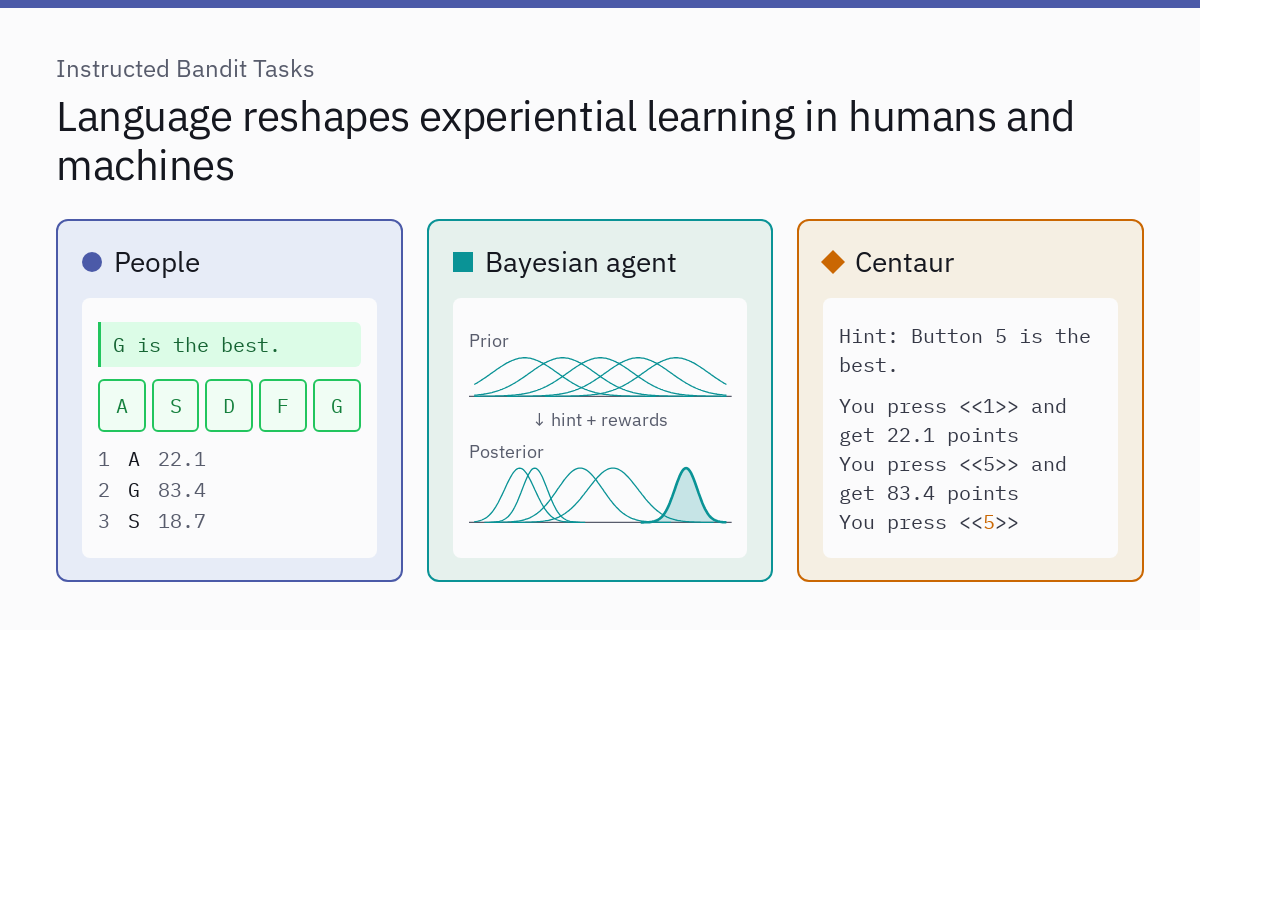
<file: website/preview.html>
<!doctype html>
<!-- source of preview.png (the link-preview image), a simplified Figure 1a; screenshot at 1200x630 -->
<html lang="en">
<head>
<meta charset="utf-8">
<title>IBT preview card</title>
<link rel="stylesheet" href="https://fonts.googleapis.com/css2?family=IBM+Plex+Sans:wght@400&family=IBM+Plex+Mono:wght@400&display=swap">
<style>
  * { box-sizing: border-box; }
  body { margin: 0; }
  p { margin: 0; }
  .card {
    width: 1200px; height: 630px; padding: 44px 56px 48px; background: #fbfbfc; border-top: 8px solid #4b5aa8;
    font-family: "IBM Plex Sans", sans-serif; color: #15171f; display: grid; grid-template-rows: auto 1fr; gap: 30px;
  }
  .eyebrow { font-size: 24px; color: #585c6c; margin-bottom: 8px; }
  h1 { font-size: 42px; line-height: 1.16; font-weight: 400; letter-spacing: -.01em; margin: 0; }
  .trio { display: grid; grid-template-columns: repeat(3, 1fr); gap: 24px; min-height: 0; }
  .panel { border-radius: 12px; padding: 22px 24px; display: grid; grid-template-rows: auto 1fr; gap: 18px; background: var(--soft); border: 2px solid var(--c); min-width: 0; }
  .who { display: flex; align-items: center; gap: 12px; font-size: 28px; }
  .who::before { content: ''; width: 20px; height: 20px; background: var(--c); flex: none; }
  .human { --c: #4b5aa8; --soft: #e7ecf7; }
  .bayes { --c: #0a9396; --soft: #e6f1ed; }
  .centaur { --c: #ca6702; --soft: #f5efe3; }
  .human .who::before { border-radius: 50%; }
  .centaur .who::before { transform: rotate(45deg) scale(.85); }
  .inner { background: #fbfbfc; border-radius: 8px; padding: 16px; display: grid; gap: 12px; align-content: center; min-width: 0; font-family: "IBM Plex Mono", monospace; font-size: 20px; line-height: 1.45; color: #353846; }
  .hint { color: #166534; background: #dcfce7; border-left: 3px solid #22c55e; border-radius: 0 6px 6px 0; padding: 8px 12px; }
  .arms { display: grid; grid-template-columns: repeat(5, 1fr); gap: 6px; }
  .arms span { text-align: center; padding: 10px 0; border: 2px solid #22c55e; border-radius: 6px; color: #15803d; background: #f0fdf4; }
  .rows { display: grid; grid-template-columns: auto auto 1fr; gap: 2px 18px; color: #585c6c; }
  .rows b { font-weight: 400; color: #15171f; }
  .centaur .inner b { font-weight: 400; color: #ca6702; }
  svg { width: 100%; height: auto; display: block; overflow: visible; }
  svg text { font-family: "IBM Plex Sans", sans-serif; font-size: 20px; fill: #585c6c; }
</style>
</head>
<body>
<div class="card">
  <div>
    <p class="eyebrow">Instructed Bandit Tasks</p>
    <h1>Language reshapes experiential learning in humans and machines</h1>
  </div>
  <div class="trio">
    <div class="panel human">
      <p class="who">People</p>
      <div class="inner">
        <div class="hint">G is the best.</div>
        <div class="arms"><span>A</span><span>S</span><span>D</span><span>F</span><span>G</span></div>
        <div class="rows"><span>1</span><b>A</b><span>22.1</span><span>2</span><b>G</b><span>83.4</span><span>3</span><b>S</b><span>18.7</span></div>
      </div>
    </div>
    <div class="panel bayes">
      <p class="who">Bayesian agent</p>
      <div class="inner"><svg id="bayes" viewBox="0 0 300 230" role="img" aria-label="Prior beliefs narrowing to posterior beliefs"></svg></div>
    </div>
    <div class="panel centaur">
      <p class="who">Centaur</p>
      <div class="inner">
        <div>Hint: Button 5 is the best.</div>
        <div>You press &lt;&lt;1&gt;&gt; and get 22.1 points<br>You press &lt;&lt;5&gt;&gt; and get 83.4 points<br>You press &lt;&lt;<b>5</b>&gt;&gt;</div>
      </div>
    </div>
  </div>
</div>
<script>
(() => {
  const NS = 'http://www.w3.org/2000/svg', root = document.getElementById('bayes')
  const el = (tag, attrs, text) => {
    const e = document.createElementNS(NS, tag)
    for (const k in attrs) e.setAttribute(k, attrs[k])
    if (text) e.textContent = text
    return root.appendChild(e)
  }
  const W = 300, x = (v) => 6 + (v / 100) * (W - 12)
  const row = (label, base, height, arms) => {
    el('text', { x: 0, y: base - height - 12 }, label)
    el('line', { x1: 0, x2: W, y1: base, y2: base, stroke: '#585c6c', 'stroke-width': 1.5 })
    for (const [mu, sd, on] of arms) {
      let d = ''
      for (let v = Math.max(0, mu - 4 * sd); v <= Math.min(100, mu + 4 * sd); v += 0.5) d += (d ? 'L' : 'M') + x(v).toFixed(1) + ' ' + (base - height * Math.exp(-0.5 * ((v - mu) / sd) ** 2)).toFixed(1)
      el('path', { d, fill: on ? 'rgba(10,147,150,.22)' : 'none', stroke: '#0a9396', 'stroke-width': on ? 3 : 1.5 })
    }
  }
  row('Prior', 78, 44, [[20, 13], [35, 13], [50, 13], [65, 13], [80, 13]])
  el('text', { x: W / 2, y: 112, 'text-anchor': 'middle' }, '↓ hint + rewards')
  row('Posterior', 222, 62, [[24, 5], [42, 9], [55, 10], [18, 6], [84, 4.5, true]])
})()
</script>
</body>
</html>
</file>
